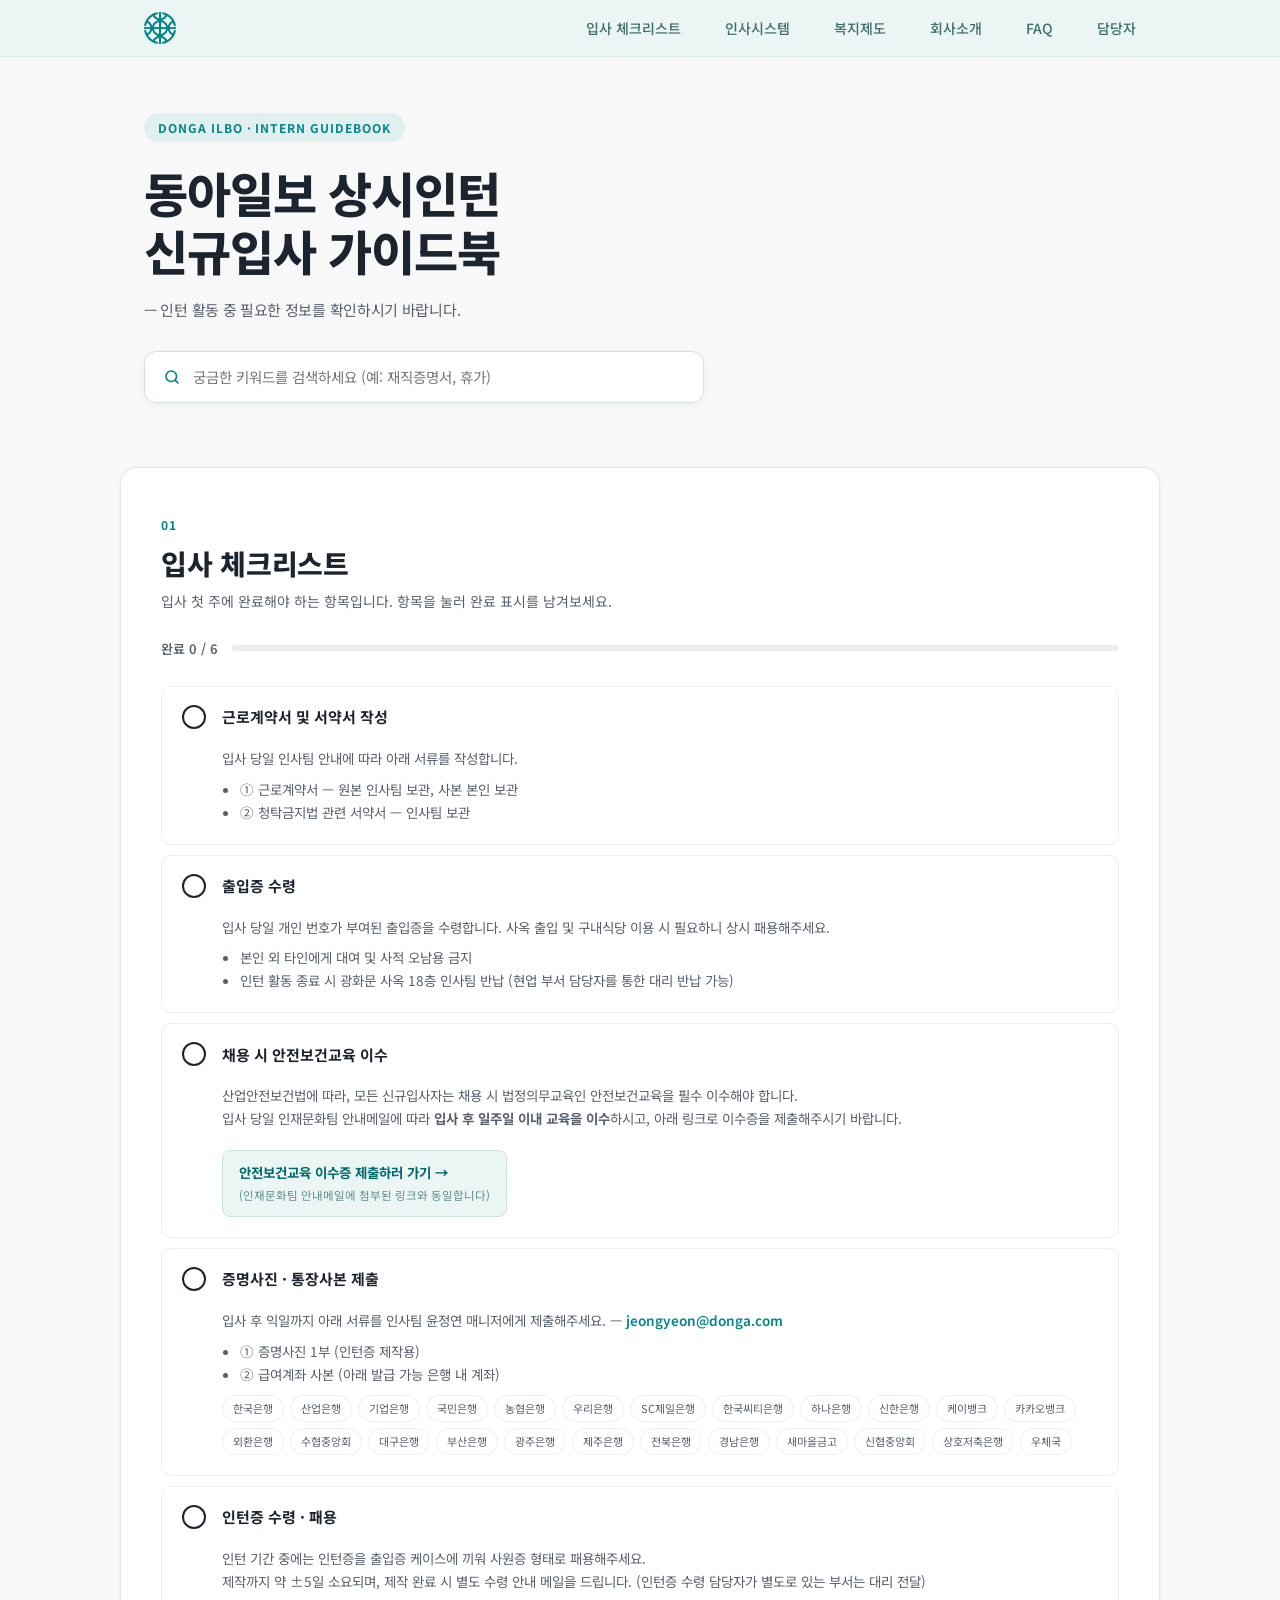
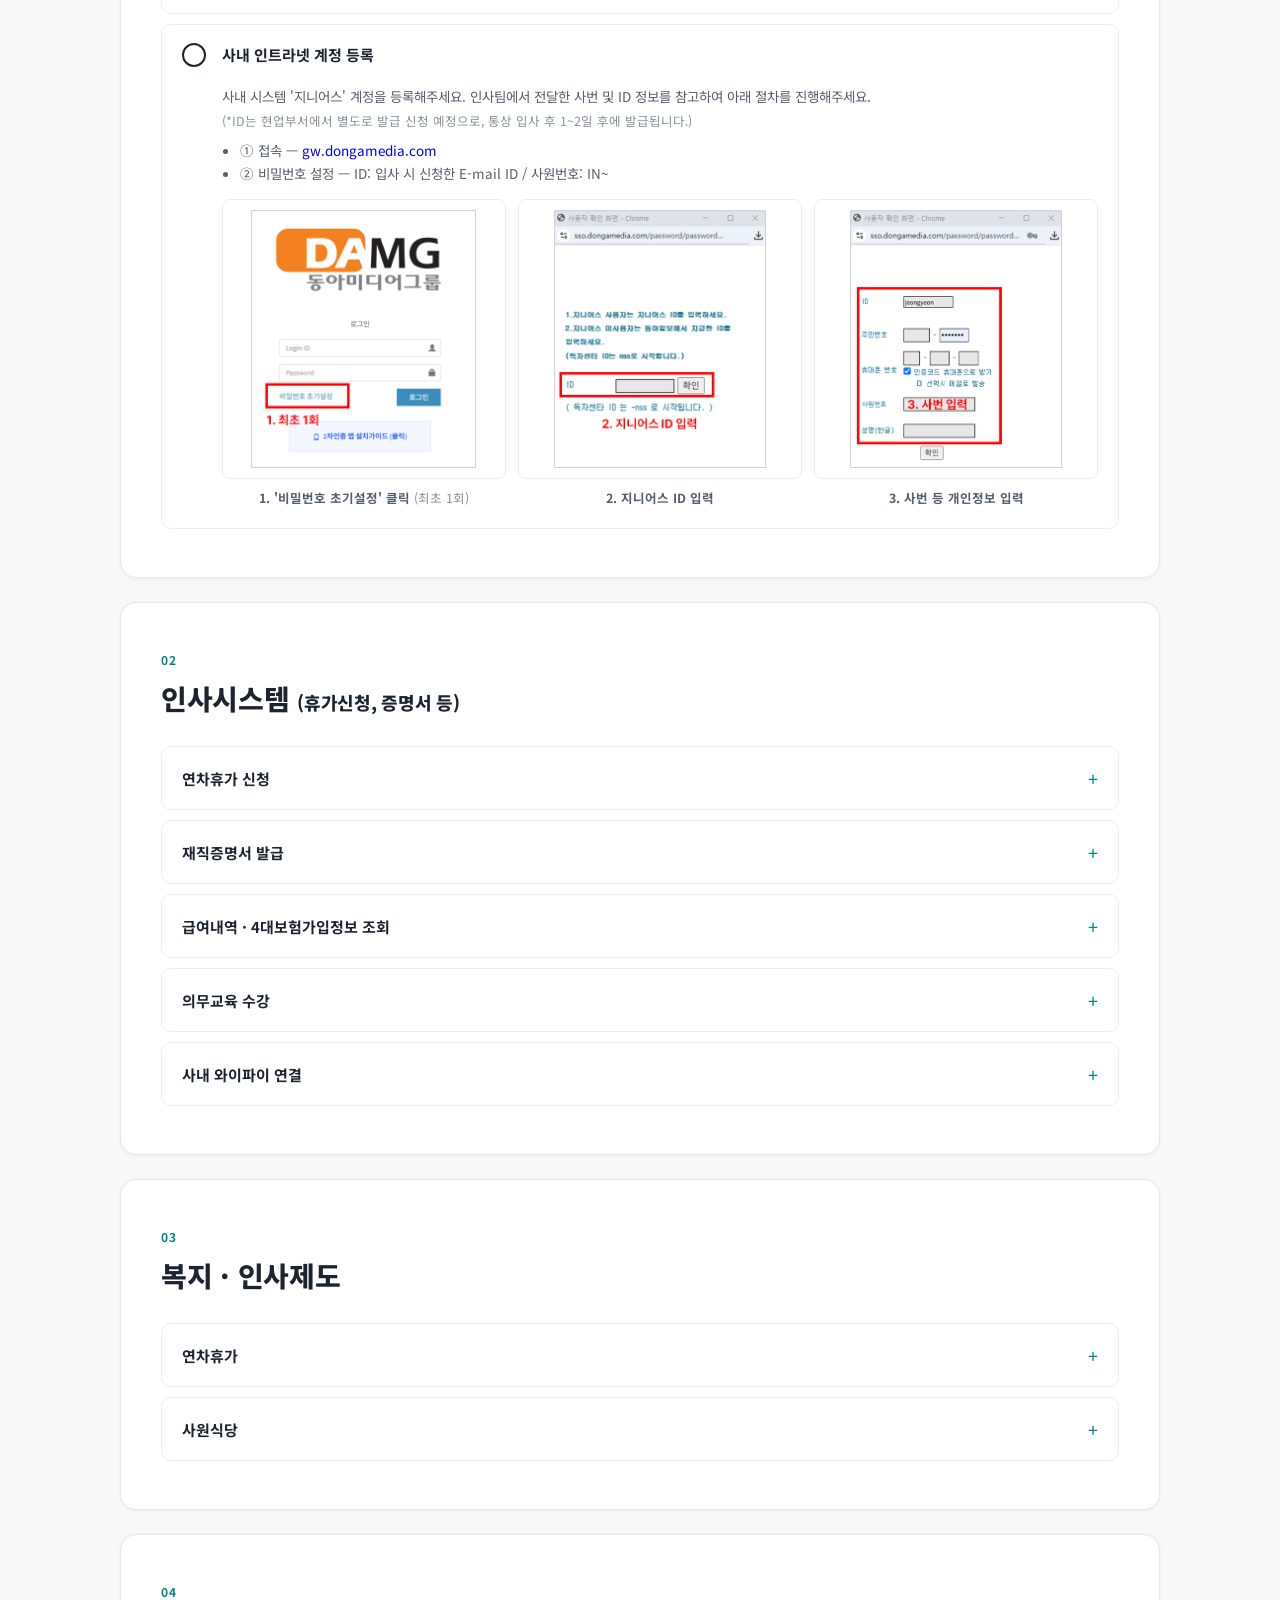
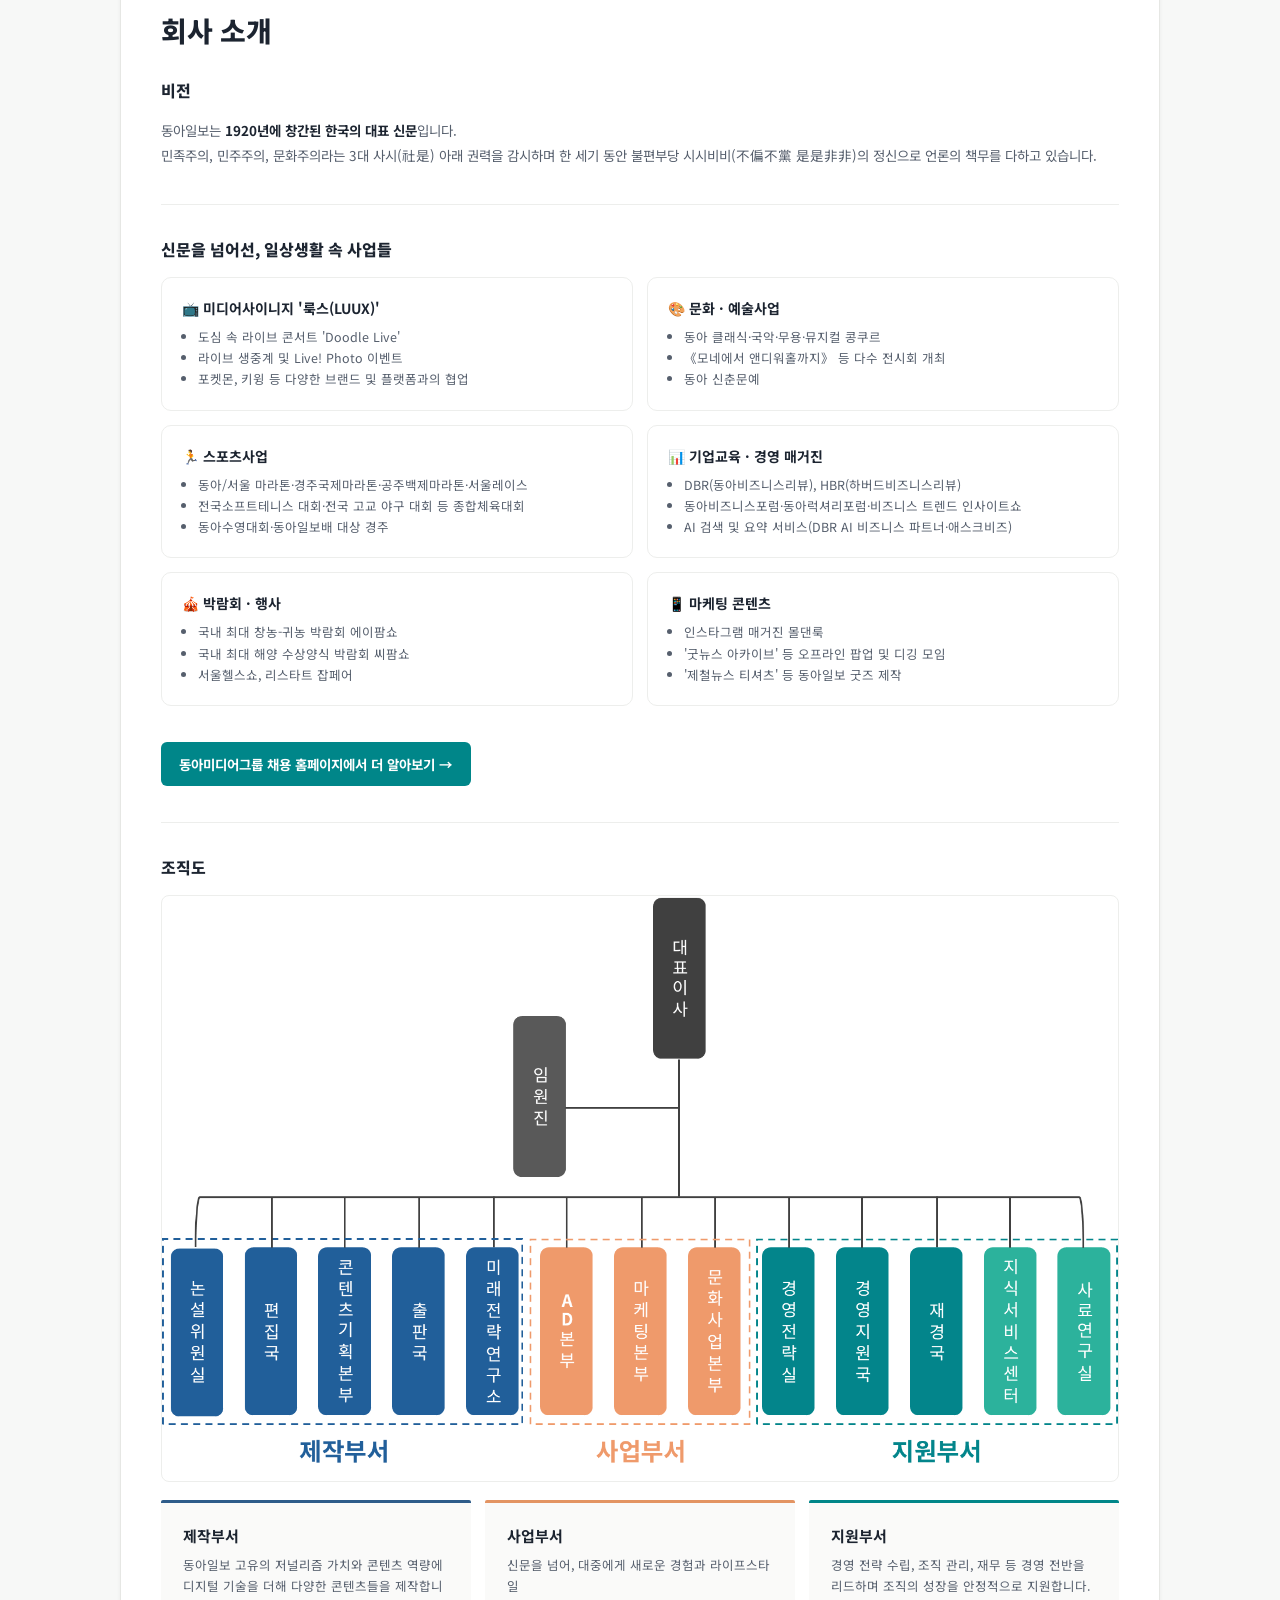
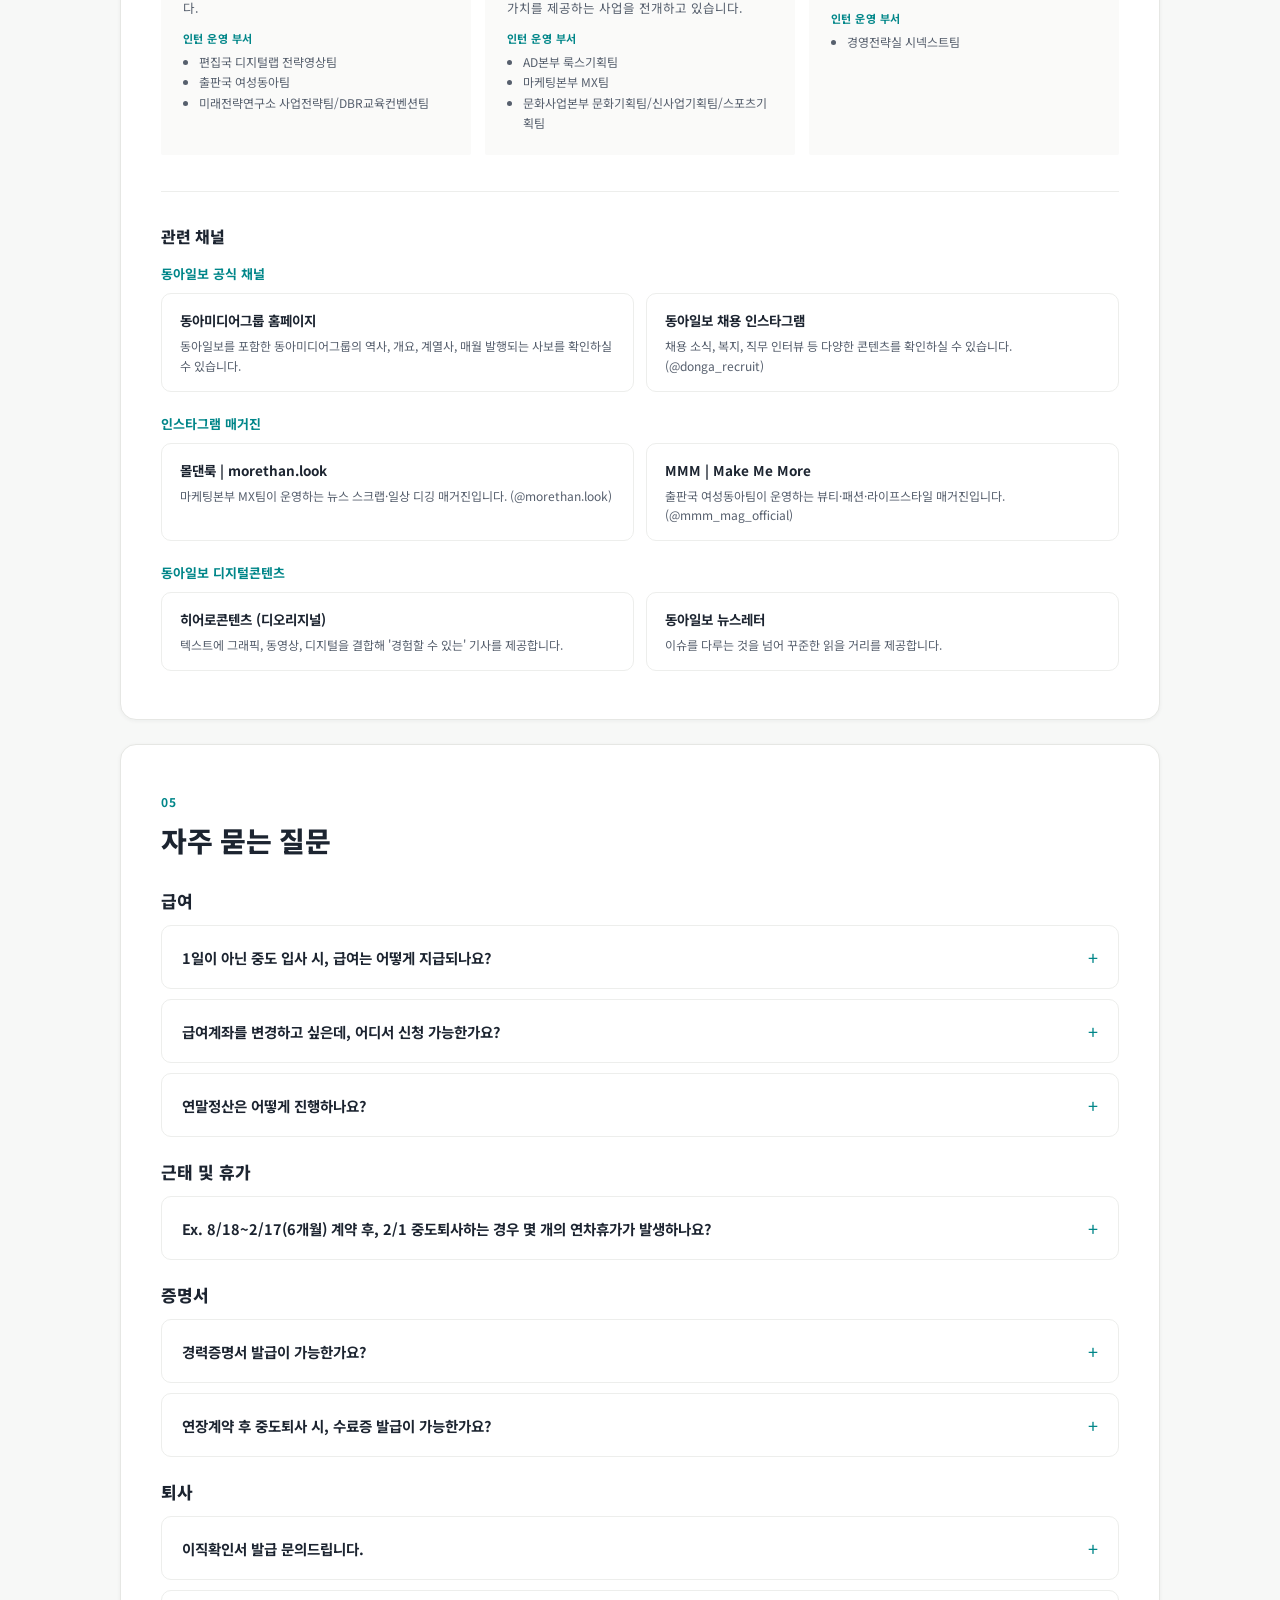
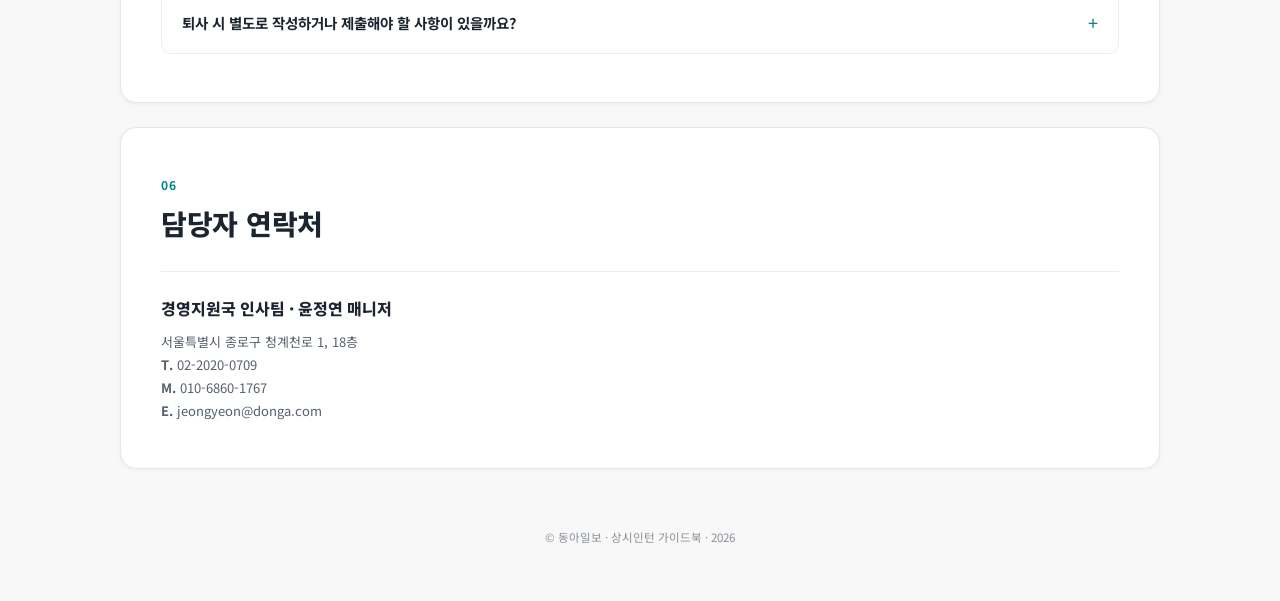
<file: index.html>
<!DOCTYPE html>
<html lang="ko">
<head>
<meta charset="utf-8">
<meta name="viewport" content="width=device-width, initial-scale=1.0">
<title>동아일보 상시인턴 가이드북</title>
<link rel="preconnect" href="https://fonts.googleapis.com">
<link rel="preconnect" href="https://fonts.gstatic.com" crossorigin>
<link href="https://fonts.googleapis.com/css2?family=Noto+Sans+KR:wght@400;500;600;700;900&display=swap" rel="stylesheet">
<link rel="stylesheet" href="styles.css">

<!-- Google tag (gtag.js) -->
<script async src="https://www.googletagmanager.com/gtag/js?id=G-4VWFRC7BCB"></script>
<script>
  window.dataLayer = window.dataLayer || [];
  function gtag(){dataLayer.push(arguments);}
  gtag('js', new Date());
  gtag('config', 'G-4VWFRC7BCB');
</script>
<!-- Google Tag Manager -->
<script>(function(w,d,s,l,i){w[l]=w[l]||[];w[l].push({'gtm.start':
new Date().getTime(),event:'gtm.js'});var f=d.getElementsByTagName(s)[0],
j=d.createElement(s),dl=l!='dataLayer'?'&l='+l:'';j.async=true;j.src=
'https://www.googletagmanager.com/gtm.js?id='+i+dl;f.parentNode.insertBefore(j,f);
})(window,document,'script','dataLayer','GTM-K58JMHST');</script>
<!-- End Google Tag Manager -->
</head>
<body>
<!-- Google Tag Manager (noscript) -->
<noscript><iframe src="https://www.googletagmanager.com/ns.html?id=GTM-K58JMHST" height="0" width="0" style="display:none;visibility:hidden"></iframe></noscript>
<!-- End Google Tag Manager (noscript) -->

<nav class="site-nav">
  <div class="nav-inner">
    <img class="nav-logo" src="images/logo.png" alt="동아일보 로고">
    <div class="nav-links">
      <a href="#checklist">입사 체크리스트</a>
      <a href="#systems">인사시스템</a>
      <a href="#welfare">복지제도</a>
      <a href="#company">회사소개</a>
      <a href="#faq">FAQ</a>
      <a href="#contact">담당자</a>
    </div>
  </div>
</nav>

<header class="hero">
  <div class="hero-badge">DONGA ILBO · INTERN GUIDEBOOK</div>
  <h1 class="hero-title">동아일보 상시인턴<br>신규입사 가이드북</h1>
  <p class="hero-subtitle">— 인턴 활동 중 필요한 정보를 확인하시기 바랍니다.</p>

  <div class="search-wrap">
    <div class="search-box">
      <svg viewBox="0 0 24 24" width="18" height="18" fill="none" class="search-icon"><circle cx="11" cy="11" r="7" stroke="#008689" stroke-width="2.2"></circle><path d="M20 20l-3.5-3.5" stroke="#008689" stroke-width="2.2" stroke-linecap="round"></path></svg>
      <input type="text" id="search-input" class="search-input" placeholder="궁금한 키워드를 검색하세요 (예: 재직증명서, 휴가)" autocomplete="off">
      <button type="button" id="search-clear" class="search-clear" aria-label="검색어 지우기" hidden>&times;</button>
    </div>
    <div id="search-panel" class="search-panel" hidden></div>
  </div>
</header>

<!-- 01 CHECKLIST -->
<section id="checklist" class="section-card">
  <div class="section-num">01</div>
  <h2 class="section-title section-title--tight">입사 체크리스트</h2>
  <p class="section-desc">입사 첫 주에 완료해야 하는 항목입니다. 항목을 눌러 완료 표시를 남겨보세요.</p>

  <div class="progress-row">
    <span class="progress-label">완료 0 / 6</span>
    <div class="progress-track">
      <div class="progress-fill"></div>
    </div>
  </div>

  <!-- item 1 -->
  <div class="check-item">
    <div class="check-header" data-search-key="c1">
      <div class="check-circle">
        <svg viewBox="0 0 24 24" width="13" height="13" fill="none"><path d="M4 12l5 5L20 6" stroke="white" stroke-width="3" stroke-linecap="round" stroke-linejoin="round"></path></svg>
      </div>
      <span class="check-label">근로계약서 및 서약서 작성</span>
    </div>
    <div class="check-body">
      <p>입사 당일 인사팀 안내에 따라 아래 서류를 작성합니다.</p>
      <ul>
        <li>① 근로계약서 — 원본 인사팀 보관, 사본 본인 보관</li>
        <li>② 청탁금지법 관련 서약서 — 인사팀 보관</li>
      </ul>
    </div>
  </div>

  <!-- item 2 -->
  <div class="check-item">
    <div class="check-header" data-search-key="c2">
      <div class="check-circle">
        <svg viewBox="0 0 24 24" width="13" height="13" fill="none"><path d="M4 12l5 5L20 6" stroke="white" stroke-width="3" stroke-linecap="round" stroke-linejoin="round"></path></svg>
      </div>
      <span class="check-label">출입증 수령</span>
    </div>
    <div class="check-body">
      <p>입사 당일 개인 번호가 부여된 출입증을 수령합니다. 사옥 출입 및 구내식당 이용 시 필요하니 상시 패용해주세요.</p>
      <ul>
        <li>본인 외 타인에게 대여 및 사적 오남용 금지</li>
        <li>인턴 활동 종료 시 광화문 사옥 18층 인사팀 반납 (현업 부서 담당자를 통한 대리 반납 가능)</li>
      </ul>
    </div>
  </div>

  <!-- item 3 -->
  <div class="check-item">
    <div class="check-header" data-search-key="c3">
      <div class="check-circle">
        <svg viewBox="0 0 24 24" width="13" height="13" fill="none"><path d="M4 12l5 5L20 6" stroke="white" stroke-width="3" stroke-linecap="round" stroke-linejoin="round"></path></svg>
      </div>
      <span class="check-label">채용 시 안전보건교육 이수</span>
    </div>
    <div class="check-body">
      <p>산업안전보건법에 따라, 모든 신규입사자는 채용 시 법정의무교육인 안전보건교육을 필수 이수해야 합니다. <br>입사 당일 인재문화팀 안내메일에 따라 <b>입사 후 일주일 이내</b> <b>교육을 이수</b>하시고, 아래 링크로 이수증을 제출해주시기 바랍니다.</p>
      <a class="submit-link" href="https://script.google.com/macros/s/AKfycbxFx4Gv-Ck5l36p1388TG9dHCzexgJlO65RVcwZ3yMXX61t63PkyiAyz7dcbK1Zhprt/exec" target="_blank" rel="noopener">
        <span>안전보건교육 이수증 제출하러 가기 →</span>
        <span class="submit-link-sub">(인재문화팀 안내메일에 첨부된 링크와 동일합니다)</span>
      </a>
    </div>
  </div>

  <!-- item 4 -->
  <div class="check-item">
    <div class="check-header" data-search-key="c4">
      <div class="check-circle">
        <svg viewBox="0 0 24 24" width="13" height="13" fill="none"><path d="M4 12l5 5L20 6" stroke="white" stroke-width="3" stroke-linecap="round" stroke-linejoin="round"></path></svg>
      </div>
      <span class="check-label">증명사진 · 통장사본 제출</span>
    </div>
    <div class="check-body">
      <p>입사 후 익일까지 아래 서류를 인사팀 윤정연 매니저에게 제출해주세요. — <span style="color:#008689;font-weight:600;">jeongyeon@donga.com</span></p>
      <ul>
        <li>① 증명사진 1부 (인턴증 제작용)</li>
        <li>② 급여계좌 사본 (아래 발급 가능 은행 내 계좌)</li>
      </ul>
      <div class="bank-tags">
        <span class="bank-tag">한국은행</span>
        <span class="bank-tag">산업은행</span>
        <span class="bank-tag">기업은행</span>
        <span class="bank-tag">국민은행</span>
        <span class="bank-tag">농협은행</span>
        <span class="bank-tag">우리은행</span>
        <span class="bank-tag">SC제일은행</span>
        <span class="bank-tag">한국씨티은행</span>
        <span class="bank-tag">하나은행</span>
        <span class="bank-tag">신한은행</span>
        <span class="bank-tag">케이뱅크</span>
        <span class="bank-tag">카카오뱅크</span>
        <span class="bank-tag">외환은행</span>
        <span class="bank-tag">수협중앙회</span>
        <span class="bank-tag">대구은행</span>
        <span class="bank-tag">부산은행</span>
        <span class="bank-tag">광주은행</span>
        <span class="bank-tag">제주은행</span>
        <span class="bank-tag">전북은행</span>
        <span class="bank-tag">경남은행</span>
        <span class="bank-tag">새마을금고</span>
        <span class="bank-tag">신협중앙회</span>
        <span class="bank-tag">상호저축은행</span>
        <span class="bank-tag">우체국</span>
      </div>
    </div>
  </div>

  <!-- item 5 -->
  <div class="check-item">
    <div class="check-header" data-search-key="c5">
      <div class="check-circle">
        <svg viewBox="0 0 24 24" width="13" height="13" fill="none"><path d="M4 12l5 5L20 6" stroke="white" stroke-width="3" stroke-linecap="round" stroke-linejoin="round"></path></svg>
      </div>
      <span class="check-label">인턴증 수령 · 패용</span>
    </div>
    <div class="check-body">
      <p>인턴 기간 중에는 인턴증을 출입증 케이스에 끼워 사원증 형태로 패용해주세요. <br>제작까지 약 ±5일 소요되며, 제작 완료 시 별도 수령 안내 메일을 드립니다. (인턴증 수령 담당자가 별도로 있는 부서는 대리 전달)</p>
    </div>
  </div>

  <!-- item 6 -->
  <div class="check-item">
    <div class="check-header" data-search-key="c6">
      <div class="check-circle">
        <svg viewBox="0 0 24 24" width="13" height="13" fill="none"><path d="M4 12l5 5L20 6" stroke="white" stroke-width="3" stroke-linecap="round" stroke-linejoin="round"></path></svg>
      </div>
      <span class="check-label">사내 인트라넷 계정 등록</span>
    </div>
    <div class="check-body">
      <p class="tight">사내 시스템 '지니어스' 계정을 등록해주세요. 인사팀에서 전달한 사번 및 ID 정보를 참고하여 아래 절차를 진행해주세요.</p>
      <p class="muted-note">(*ID는 현업부서에서 별도로 발급 신청 예정으로, 통상 입사 후 1~2일 후에 발급됩니다.)</p>
      <ul>
        <li>① 접속 — <a class="link" href="https://gw.dongamedia.com/#/" target="_blank" rel="noopener">gw.dongamedia.com</a></li>
        <li>② 비밀번호 설정 — ID: 입사 시 신청한 E-mail ID / 사원번호: IN~</li>
      </ul>
      <div class="intranet-steps">
        <div class="intranet-step">
          <div class="intranet-step-img"><img src="images/intranet-step1.png" alt="지니어스 로그인 화면 - 비밀번호 초기설정"></div>
          <div class="intranet-step-label">1. '비밀번호 초기설정' 클릭 <span class="intranet-step-note">(최초 1회)</span></div>
        </div>
        <div class="intranet-step">
          <div class="intranet-step-img"><img src="images/intranet-step2.png" alt="사용자 확인 화면 - 지니어스 ID 입력"></div>
          <div class="intranet-step-label">2. 지니어스 ID 입력</div>
        </div>
        <div class="intranet-step">
          <div class="intranet-step-img"><img src="images/intranet-step3.png" alt="사용자 확인 화면 - 사번 입력"></div>
          <div class="intranet-step-label">3. 사번 등 개인정보 입력</div>
        </div>
      </div>
    </div>
  </div>
</section>

<!-- 02 SYSTEMS -->
<section id="systems" class="section-card">
  <div class="section-num">02</div>
  <h2 class="section-title">인사시스템 <span class="section-title-note">(휴가신청, 증명서 등)</span></h2>

  <!-- s3 -->
  <div class="accordion-item">
    <div class="accordion-header" data-search-key="s3">
      <span class="accordion-title">연차휴가 신청</span>
      <span class="accordion-plus">+</span>
    </div>
    <div class="accordion-body">
      <div class="step-row"><span class="step-num">1️⃣</span><span>지니어스 접속 &gt; 좌측 메뉴바에서 [전자결재] 선택 — 🔗 <a class="link" href="https://gw.dongamedia.com/#/" target="_blank" rel="noopener">지니어스 바로가기</a></span></div>
      <img class="img-narrow" src="images/system-approval-menu.png" alt="전자결재 메뉴">
      <div class="step-row"><span class="step-num">2️⃣</span><span>[전자결재] &gt; [결재HOME] &gt; [결재작성] &gt; 좌측 검색창에 '휴가' 검색</span></div>
      <div class="step-row"><span class="step-num">3️⃣</span><span>'휴가원(인턴사원)' 신청양식 선택</span></div>
      <img src="images/system-leave-form-search.png" alt="결재작성 휴가 양식 검색 화면">
      <div class="step-row"><span class="step-num">4️⃣</span><span>결재 상신 (아래 양식 참고하여 작성)</span></div>
      <img src="images/system-leave-form.png" alt="휴가원(파견사원) 결재 양식">
      <ul>
        <li>결재 : 해당부서 팀장</li>
        <li>수신참조 : <b>인사팀 윤정연 매니저 / 본인부서</b></li>
        <li>제목 : [인턴] 홍길동 0000년 0월 0일 연차사용</li>
        <li>휴가자명 : 홍길동</li>
        <li>소속부서명 : 편집국 전략영상팀 / 출판국 여성동아팀 / 미래전략연구소 / AD본부 룩스기획팀 / 마케팅본부 MX팀 / 문화사업본부 문화기획팀·신사업기획팀·스포츠기획팀 / 경영전략실 시넥스트팀</li>
        <li>휴가종류 : 연차휴가 / 반차휴가 등 선택</li>
        <li>긴급연락처 : 개인 연락처 입력</li>
        <li>휴가기간 : 0000년 0월 0일부터 0월 0일까지 (직접 입력)</li>
        <li>비고 : 현재(상신일 기준) 누적 연차 사용일 수 작성 — 예시) 홍길동 2월 28일 기준 누적 연차 사용일 : 0.5일</li>
      </ul>
    </div>
  </div>

  <!-- s1 -->
  <div class="accordion-item">
    <div class="accordion-header" data-search-key="s1">
      <span class="accordion-title">재직증명서 발급</span>
      <span class="accordion-plus">+</span>
    </div>
    <div class="accordion-body">
      <div class="step-row"><span class="step-num">1️⃣</span><span>지니어스 접속 &gt; 좌측 메뉴바에서 [임직원업무관리] 선택 &gt; [동아일보 HR] 접속 — 🔗 <a class="link" href="https://gw.dongamedia.com/#/" target="_blank" rel="noopener">지니어스 바로가기</a></span></div>
      <img src="images/system-hr-login.png" alt="임직원업무관리 &gt; 동아일보 HR 접속 화면">
      <div class="step-row"><span class="step-num">2️⃣</span><span>좌측 메뉴바 [개인신청관리] &gt; [증명서발급신청등록] 선택</span></div>
      <div class="step-row"><span class="step-num">3️⃣</span><span>재직증명서 / 근로소득원천징수영수증 중 증명서 종류에 맞는 배너 클릭 &gt; 팝업창 내 '용도' 입력 &gt; 신청 클릭</span></div>
      <div class="step-row"><span class="step-num">4️⃣</span><span>업데이트된 신청 내역 리스트 확인 후 우측 출력 버튼 클릭 &gt; 인쇄 후 스캔</span></div>
      <div class="note-text">※ PDF 내보내기 불가 (필요 시 인쇄 후 스캔)</div>
      <img src="images/system-cert-apply.png" alt="증명서발급신청등록 화면">
      <div class="highlight-note">※ 퇴사 후 경력증명서는 인사팀 인턴 담당자에게 메일로 요청해주시기 바랍니다. — <a class="link" href="mailto:jeongyeon@donga.com">jeongyeon@donga.com</a></div>
    </div>
  </div>

  <!-- s2 -->
  <div class="accordion-item">
    <div class="accordion-header" data-search-key="s2">
      <span class="accordion-title">급여내역 · 4대보험가입정보 조회</span>
      <span class="accordion-plus">+</span>
    </div>
    <div class="accordion-body">
      <div class="sub-heading">📌 급여명세서 발급</div>
      <div class="step-row"><span class="step-num">1️⃣</span><span>지니어스 접속 &gt; [임직원업무관리] &gt; [동아일보 HR] 접속 — 🔗 <a class="link" href="https://gw.dongamedia.com/#/" target="_blank" rel="noopener">지니어스 바로가기</a></span></div>
      <div class="step-row"><span class="step-num">2️⃣</span><span>좌측 메뉴바 [대사우보고서] &gt; [급여명세서] &gt; 귀속년월에서 조회희망 일자 선택 &gt; 적용하기 클릭</span></div>
      <div class="step-row"><span class="step-num">3️⃣</span><span>업데이트된 조회 내역 리스트 확인 후 우측 조회 버튼 클릭 &gt; 인쇄 버튼 클릭 &gt; 인쇄 혹은 내보내기로 PDF 저장</span></div>
      <img src="images/system-payslip.png" alt="급여명세서 조회 화면">

      <div class="sub-heading">📌 급여내역 조회</div>
      <div class="step-row"><span class="step-num">1️⃣</span><span>지니어스 접속 &gt; [임직원업무관리] &gt; [동아일보 HR] 접속 — 🔗 <a class="link" href="https://gw.dongamedia.com/#/" target="_blank" rel="noopener">지니어스 바로가기</a></span></div>
      <div class="step-row"><span class="step-num">2️⃣</span><span>좌측 메뉴바 [대사우보고서] &gt; [급여내역] &gt; 기간에서 조회희망 일자 선택 &gt; 상단 초록색 바 우측 '조회' 클릭</span></div>
      <div class="step-row"><span class="step-num">3️⃣</span><span>각 항목별 금액 조회 가능</span></div>
      <div class="note-text">※ 당월 급여내역은 매월 급여일 전 날부터 조회 가능합니다.</div>
      <img src="images/system-pay-history.png" alt="급여내역 조회 화면">

      <div class="sub-heading">📌 4대보험가입정보 조회</div>
      <div class="step-row"><span class="step-num">1️⃣</span><span>지니어스 접속 &gt; [임직원업무관리] &gt; [동아일보 HR] 접속 — 🔗 <a class="link" href="https://gw.dongamedia.com/#/" target="_blank" rel="noopener">지니어스 바로가기</a></span></div>
      <div class="step-row"><span class="step-num">2️⃣</span><span>좌측 메뉴바 [대사우보고서] &gt; [4대보험가입정보] 클릭</span></div>
      <div class="step-row"><span class="step-num">3️⃣</span><span>각 항목별 금액 조회 가능</span></div>
      <img src="images/system-insurance.png" alt="4대보험가입정보 조회 화면">
    </div>
  </div>

  <!-- s4 -->
  <div class="accordion-item">
    <div class="accordion-header" data-search-key="s4">
      <span class="accordion-title">의무교육 수강</span>
      <span class="accordion-plus">+</span>
    </div>
    <div class="accordion-body">
      <div class="note-text">※ 청탁금지법 등 의무교육 수강 안내 문자를 수신한 경우 기한 내 반드시 수강완료 必</div>
      <div class="sub-heading">📌 사이버연수원 접속</div>
      <div class="step-row"><span>🔗 사이버연수원 [파이허브] 바로가기 — <a class="link" href="https://pihub.donga.com/login" target="_blank" rel="noopener">pihub.donga.com/login</a></span></div>
      <div class="step-row"><span>▶ 지니어스 최초 화면 &gt; 최하단까지 스크롤 다운 &gt; '파이허브' 클릭 &gt; 접속 후 수강신청 등 절차 진행</span></div>
      <img src="images/system-pihub.png" alt="파이허브 접속 화면">
    </div>
  </div>

  <!-- s5 -->
  <div class="accordion-item">
    <div class="accordion-header" data-search-key="s5">
      <span class="accordion-title">사내 와이파이 연결</span>
      <span class="accordion-plus">+</span>
    </div>
    <div class="accordion-body">
      <p>지니어스 ID 발급 완료 후, 사내 와이파이 사용 가능하오니 업무에 필요하신 분은 아래 내용 참고하시기 바랍니다.</p>
      <ul>
        <li><b>와이파이명:</b> DA-WLAN</li>
        <li><b>ID:</b> 사내 지니어스 ID (사내메일 @앞 영문 아이디)</li>
        <li><b>PW:</b> da생년월일6자리!</li>
      </ul>
    </div>
  </div>
</section>

<!-- 03 WELFARE -->
<section id="welfare" class="section-card">
  <div class="section-num">03</div>
  <h2 class="section-title">복지 · 인사제도</h2>

  <!-- w2 -->
  <div class="accordion-item">
    <div class="accordion-header" data-search-key="w2">
      <span class="accordion-title">연차휴가</span>
      <span class="accordion-plus">+</span>
    </div>
    <div class="accordion-body">
      <ul>
        <li><b>1개월 만근</b> 시 <b>1일의 유급휴가</b>가 지급됩니다.<br>(Ex. 8/18~9/17까지 1개월 간 개근 시, <b>9/18일이 되는 시점에 1일의 휴가가 발생</b>합니다. <i>※ 9/18까지 근로관계가 유지되어야 정상 지급</i>)</li>
        <li>휴가는 반차(0.5일)로 분할 사용이 가능합니다.</li>
        <li>휴가 사용 시 부서 내 일정 협의 및 팀장 보고를 완료한 후, <b>본 가이드북 내 [02.인사시스템 - 연차휴가신청]을 참고하여 결재를 상신</b>해 주시기 바랍니다.</li>
        <li>발생한 휴가는 가급적 계약기간 내에 모두 사용하시기 바랍니다.</li>
      </ul>
    </div>
  </div>

  <!-- w1 -->
  <div class="accordion-item">
    <div class="accordion-header" data-search-key="w1">
      <span class="accordion-title">사원식당</span>
      <span class="accordion-plus">+</span>
    </div>
    <div class="accordion-body">
      <div class="sub-heading">📌 위치</div>
      <ul>
        <li>광화문: 동아미디어센터 지하 1층</li>
        <li>충정로: 충정로사옥 17층</li>
      </ul>

      <div class="sub-heading">📌 배식 시간</div>
      <ul>
        <li>조식: 08:00~09:30</li>
        <li>중식: 11:30~13:30</li>
        <li>석식: 17:30~19:00</li>
        <li>간편식 &amp; 셀프라면: 8:00~19:00 상시 (*광화문: ~20:00)</li>
      </ul>
      <p>※ 토요일은 전일 배식 불가<br>※ 광화문은 신문을 제작하는 주중 공휴일 혹은 일요일 석식과 셀프라면 운영</p>

      <div class="sub-heading">📌 결제 방식</div>
      <ul>
        <li>카드 리더기에 사원증 접촉</li>
        <li>무료 지원 (부서에 따라 월 24회 / 30회 지원)</li>
      </ul>

      <div class="sub-heading">📌 식단표</div>
      <ul>
        <li>주 1회 업데이트</li>
        <li>[지니어스] &gt; [게시판] &gt; [DAMG 게시판] &gt; [사원식당안내]에서 확인 가능</li>
      </ul>
    </div>
  </div>
</section>

<!-- 04 COMPANY -->
<section id="company" class="section-card">
  <div class="section-num">04</div>
  <h2 class="section-title">회사 소개</h2>

  <div class="company-block">
    <div class="company-heading">비전</div>
    <p class="vision-text">동아일보는 <b>1920년에 창간된 한국의 대표 신문</b>입니다. <br>민족주의, 민주주의, 문화주의라는 3대 사시(社是) 아래 권력을 감시하며 한 세기 동안 불편부당 시시비비(不偏不黨 是是非非)의 정신으로 언론의 책무를 다하고 있습니다.</p>
  </div>

  <div class="company-block company-block--divider">
    <div class="company-heading">신문을 넘어선, 일상생활 속 사업들</div>
    <div class="business-grid">
      <div class="business-card">
        <div class="business-card-title">📺 미디어사이니지 '룩스(LUUX)'</div>
        <ul>
          <li>도심 속 라이브 콘서트 'Doodle Live'</li>
          <li>라이브 생중계 및 Live! Photo 이벤트</li>
          <li>포켓몬, 키윙 등 다양한 브랜드 및 플랫폼과의 협업</li>
        </ul>
      </div>
      <div class="business-card">
        <div class="business-card-title">🎨 문화 · 예술사업</div>
        <ul>
          <li>동아 클래식·국악·무용·뮤지컬 콩쿠르</li>
          <li>《모네에서 앤디워홀까지》 등 다수 전시회 개최</li>
          <li>동아 신춘문예</li>
        </ul>
      </div>
      <div class="business-card">
        <div class="business-card-title">🏃 스포츠사업</div>
        <ul>
          <li>동아/서울 마라톤·경주국제마라톤·공주백제마라톤·서울레이스</li>
          <li>전국소프트테니스 대회·전국 고교 야구 대회 등 종합체육대회</li>
          <li>동아수영대회·동아일보배 대상 경주</li>
        </ul>
      </div>
      <div class="business-card">
        <div class="business-card-title">📊 기업교육 · 경영 매거진</div>
        <ul>
          <li>DBR(동아비즈니스리뷰), HBR(하버드비즈니스리뷰)</li>
          <li>동아비즈니스포럼·동아럭셔리포럼·비즈니스 트렌드 인사이트쇼</li>
          <li>AI 검색 및 요약 서비스(DBR AI 비즈니스 파트너·애스크비즈)</li>
        </ul>
      </div>
      <div class="business-card">
        <div class="business-card-title">🎪 박람회 · 행사</div>
        <ul>
          <li>국내 최대 창농-귀농 박람회 에이팜쇼</li>
          <li>국내 최대 해양 수상양식 박람회 씨팜쇼</li>
          <li>서울헬스쇼, 리스타트 잡페어</li>
        </ul>
      </div>
      <div class="business-card">
        <div class="business-card-title">📱 마케팅 콘텐츠</div>
        <ul>
          <li>인스타그램 매거진 몰댄룩</li>
          <li>'굿뉴스 아카이브' 등 오프라인 팝업 및 디깅 모임</li>
          <li>'제철뉴스 티셔츠' 등 동아일보 굿즈 제작</li>
        </ul>
      </div>
    </div>
  </div>

  <div class="company-block">
    <a class="recruit-link" href="https://damg.recruiter.co.kr/career/home" target="_blank" rel="noopener">동아미디어그룹 채용 홈페이지에서 더 알아보기 →</a>
  </div>

  <div class="company-block company-block--divider">
    <div class="company-heading">조직도</div>
    <img class="org-chart-img" src="images/company-org-chart.png" alt="동아미디어그룹 조직도">
    <div class="org-grid">
      <div class="org-card org-card--blue">
        <div class="org-title">제작부서</div>
        <div class="org-desc">동아일보 고유의 저널리즘 가치와 콘텐츠 역량에 <br>디지털 기술을 더해 다양한 콘텐츠들을 제작합니다.</div>
        <div class="org-dept-label">인턴 운영 부서</div>
        <ul class="org-dept-list">
          <li>편집국 디지털랩 전략영상팀</li>
          <li>출판국 여성동아팀</li>
          <li>미래전략연구소 사업전략팀/DBR교육컨벤션팀</li>
        </ul>
      </div>
      <div class="org-card org-card--orange">
        <div class="org-title">사업부서</div>
        <div class="org-desc">신문을 넘어, 대중에게 새로운 경험과 라이프스타일 <br>가치를 제공하는 사업을 전개하고 있습니다.</div>
        <div class="org-dept-label">인턴 운영 부서</div>
        <ul class="org-dept-list">
          <li>AD본부 룩스기획팀</li>
          <li>마케팅본부 MX팀</li>
          <li>문화사업본부 문화기획팀/신사업기획팀/스포츠기획팀</li>
        </ul>
      </div>
      <div class="org-card">
        <div class="org-title">지원부서</div>
        <div class="org-desc">경영 전략 수립, 조직 관리, 재무 등 경영 전반을 <br>리드하며 조직의 성장을 안정적으로 지원합니다.</div>
        <div class="org-dept-label">인턴 운영 부서</div>
        <ul class="org-dept-list">
          <li>경영전략실 시넥스트팀</li>
        </ul>
      </div>
    </div>
  </div>

  <div class="company-block--divider" style="margin-bottom:0;">
    <div class="company-heading">관련 채널</div>

    <div class="channel-group-title">동아일보 공식 채널</div>
    <div class="channel-grid">
      <a class="channel-card" href="https://web.donga.com/damg" target="_blank" rel="noopener">
        <div class="channel-card-title">동아미디어그룹 홈페이지</div>
        <div class="channel-card-desc">동아일보를 포함한 동아미디어그룹의 역사, 개요, 계열사, 매월 발행되는 사보를 확인하실 수 있습니다.</div>
      </a>
      <a class="channel-card" href="https://www.instagram.com/donga_recruit" target="_blank" rel="noopener">
        <div class="channel-card-title">동아일보 채용 인스타그램</div>
        <div class="channel-card-desc">채용 소식, 복지, 직무 인터뷰 등 다양한 콘텐츠를 확인하실 수 있습니다. (@donga_recruit)</div>
      </a>
    </div>

    <div class="channel-group-title">인스타그램 매거진</div>
    <div class="channel-grid">
      <a class="channel-card" href="https://www.instagram.com/morethan.look" target="_blank" rel="noopener">
        <div class="channel-card-title">몰댄룩 | morethan.look</div>
        <div class="channel-card-desc">마케팅본부 MX팀이 운영하는 뉴스 스크랩·일상 디깅 매거진입니다. (@morethan.look)</div>
      </a>
      <a class="channel-card" href="https://www.instagram.com/mmm_mag_official" target="_blank" rel="noopener">
        <div class="channel-card-title">MMM | Make Me More</div>
        <div class="channel-card-desc">출판국 여성동아팀이 운영하는 뷰티·패션·라이프스타일 매거진입니다. (@mmm_mag_official)</div>
      </a>
    </div>

    <div class="channel-group-title">동아일보 디지털콘텐츠</div>
    <div class="channel-grid">
      <a class="channel-card" href="https://original.donga.com/" target="_blank" rel="noopener">
        <div class="channel-card-title">히어로콘텐츠 (디오리지널)</div>
        <div class="channel-card-desc">텍스트에 그래픽, 동영상, 디지털을 결합해 '경험할 수 있는' 기사를 제공합니다.</div>
      </a>
      <a class="channel-card" href="https://www.donga.com/news/Newsletter" target="_blank" rel="noopener">
        <div class="channel-card-title">동아일보 뉴스레터</div>
        <div class="channel-card-desc">이슈를 다루는 것을 넘어 꾸준한 읽을 거리를 제공합니다.</div>
      </a>
    </div>
  </div>
</section>

<!-- 05 FAQ -->
<section id="faq" class="section-card">
  <div class="section-num">05</div>
  <h2 class="section-title">자주 묻는 질문</h2>

  <div class="faq-category">급여</div>

  <div class="accordion-item faq-item">
    <div class="accordion-header" data-search-key="f1">
      <span class="accordion-title">1일이 아닌 중도 입사 시, 급여는 어떻게 지급되나요?</span>
      <span class="accordion-plus">+</span>
    </div>
    <div class="accordion-body">
      <ul>
        <li>근무일수를 기준으로 일할 계산되어 월 말일자에 지급됩니다.</li>
        <li>20일 이후 입사하는 경우, 내부 급여 지급 프로세스를 고려하여 해당 월 급여는 다음 월에 지급됩니다.</li>
      </ul>
    </div>
  </div>

  <div class="accordion-item faq-item">
    <div class="accordion-header" data-search-key="f2">
      <span class="accordion-title">급여계좌를 변경하고 싶은데, 어디서 신청 가능한가요?</span>
      <span class="accordion-plus">+</span>
    </div>
    <div class="accordion-body">
      <ul>
        <li>인사팀 인턴 담당자에게 변경하고자 하는 급여계좌 사본을 제출해주시면 됩니다. ㅡ <b>jeongyeon@donga.com</b><br>(*당월 급여 반영을 원할 시, 정기 급여일 10일 전까지 제출해주시기 바랍니다.)</li>
      </ul>
    </div>
  </div>

  <div class="accordion-item faq-item">
    <div class="accordion-header" data-search-key="f3">
      <span class="accordion-title">연말정산은 어떻게 진행하나요?</span>
      <span class="accordion-plus">+</span>
    </div>
    <div class="accordion-body">
      <ul>
        <li>상시인턴의 연말정산은 통상 1월 중 <b>인사팀에서 일괄 처리</b>하며, 소득세 정산분은 2월 급여에 반영되어 환급될 예정입니다.<br>인턴 입사 전 해당 연도에 타 근무처에서 근로소득이 발생하지 않은 경우, 별도로 제출해야 할 서류는 없습니다.</li>
        <li>아울러, 추후 재취업 후 연말정산 진행 시 '전직장 근로소득원천징수영수증'이 필요한 경우, 인사팀에 요청해주시면 발급 가능하오니 참고하시기 바랍니다.</li>
      </ul>
    </div>
  </div>

  <div class="faq-category">근태 및 휴가</div>

  <div class="accordion-item faq-item">
    <div class="accordion-header" data-search-key="f4">
      <span class="accordion-title">Ex. 8/18~2/17(6개월) 계약 후, 2/1 중도퇴사하는 경우 몇 개의 연차휴가가 발생하나요?</span>
      <span class="accordion-plus">+</span>
    </div>
    <div class="accordion-body">
      <ul>
        <li>기존 계약기간과 동일하게 총 5개가 발생합니다.</li>
        <li>연차휴가는 1개월 만근 후 그 다음 날 발생합니다. (단, 발생일 당일까지 근로관계가 존속되어야 사용 가능합니다.) <br>해당 근로자는 1/17일까지 5개월 만근하였으므로, 1/18일에 5번째 연차가 정상 발생하여 총 5개가 됩니다.</li>
      </ul>
    </div>
  </div>

  <div class="faq-category">증명서</div>

  <div class="accordion-item faq-item">
    <div class="accordion-header" data-search-key="f5">
      <span class="accordion-title">경력증명서 발급이 가능한가요?</span>
      <span class="accordion-plus">+</span>
    </div>
    <div class="accordion-body">
      <ul>
        <li>인턴 활동 중 재직증명서는 [동아일보HR] 시스템에서 직접 출력하실 수 있습니다. (*가이드북 &gt; [인사시스템] &gt; [재직증명서 발급] 참고)</li>
        <li>퇴사 후 경력증명서가 필요하실 경우, 인사팀 인턴 담당자에게 요청해주시기 바랍니다. ㅡ <b>jeongyeon@donga.com</b></li>
      </ul>
    </div>
  </div>

  <div class="accordion-item faq-item">
    <div class="accordion-header" data-search-key="f6">
      <span class="accordion-title">연장계약 후 중도퇴사 시, 수료증 발급이 가능한가요?</span>
      <span class="accordion-plus">+</span>
    </div>
    <div class="accordion-body">
      <ul>
        <li>현재 동아일보는 약정된 인턴십 계약 기간을 성실히 수료하신 분들을 대상으로 상장 형태의 실물 수료증을 별도로 발급해 드리고 있습니다. <br><b>최초 계약기간을 충족하셨다면, 연장 계약기간 중 중도퇴사하더라도 수료증 발급이 가능합니다.</b></li>
        <li>단, 최초 계약기간을 채우지 못하고 중도퇴사하는 경우 수료증 발급은 불가합니다. 다만, 근무한 기간에 대한 경력증명서는 정상 발급됩니다.</li>
      </ul>
    </div>
  </div>

  <div class="faq-category">퇴사</div>

  <div class="accordion-item faq-item">
    <div class="accordion-header" data-search-key="f7">
      <span class="accordion-title">이직확인서 발급 문의드립니다.</span>
      <span class="accordion-plus">+</span>
    </div>
    <div class="accordion-body">
      <ul>
        <li>상시인턴은 퇴직 시에 인사팀에서 일괄적으로 이직확인서를 작성하여 접수해드리고 있으니 별도로 인사팀에 요청하지 않으셔도 됩니다.</li>
        <li>이직확인서는 접수 후 처리 완료까지 약 2일 정도 소요되오니, 고용24 홈페이지에서 내역 조회 시 참고하시기 바랍니다.</li>
      </ul>
    </div>
  </div>

  <div class="accordion-item faq-item">
    <div class="accordion-header" data-search-key="f8">
      <span class="accordion-title">퇴사 시 별도로 작성하거나 제출해야 할 사항이 있을까요?</span>
      <span class="accordion-plus">+</span>
    </div>
    <div class="accordion-body">
      <ul>
        <li>별도로 제출해야 할 서류는 없으며, 사용하신 <b>출입증만 인사팀으로 반납</b>해주시기 바랍니다. (현업 담당자를 통한 대리반납 가능)</li>
        <li>중도퇴사자의 경우, 별도 안내에 따라 '상시인턴 사직서'를 추가로 작성하여 인사팀에 제출해주시면 됩니다.</li>
      </ul>
    </div>
  </div>
</section>

<!-- 06 CONTACT -->
<section id="contact" class="section-card">
  <div class="section-num">06</div>
  <h2 class="section-title">담당자 연락처</h2>
  <div class="contact-block">
    <div class="contact-name">경영지원국 인사팀 · 윤정연 매니저</div>
    <div class="contact-line">서울특별시 종로구 청계천로 1, 18층</div>
    <div class="contact-line"><b>T.</b> 02-2020-0709</div>
    <div class="contact-line"><b>M.</b> 010-6860-1767</div>
    <div class="contact-line"><b>E.</b> jeongyeon@donga.com</div>
  </div>
</section>

<footer class="site-footer">
  © 동아일보 · 상시인턴 가이드북 · 2026
</footer>

<script src="script.js"></script>
</body>
</html>
</file>
<file: styles.css>
:root {
  --teal: #008689;
  --teal-dark: #3D6E6C;
  --nav-bg: #EAF5F4;
  --nav-border: #D6EAE8;
  --badge-bg: #E1F0EF;
  --page-bg: #F7F8F7;
  --text-primary: #1C2430;
  --text-secondary: #565F6D;
  --text-muted: #8A9199;
  --border-light: #EDEEEC;
  --card-border: #E6E7E4;
  --card-shadow: 0 1px 4px rgba(28, 36, 48, 0.05);
}

* {
  box-sizing: border-box;
}

html {
  scroll-behavior: smooth;
}

body {
  margin: 0;
  font-family: 'Noto Sans KR', sans-serif;
  -webkit-font-smoothing: antialiased;
  background: var(--page-bg);
  color: var(--text-primary);
}

a {
  text-decoration: none;
}

ul {
  margin: 0;
}

img {
  max-width: 100%;
  display: block;
}

/* ---------- Nav ---------- */

.site-nav {
  position: sticky;
  top: 0;
  z-index: 50;
  background: var(--nav-bg);
  backdrop-filter: blur(6px);
  border-bottom: 1px solid var(--nav-border);
}

.nav-inner {
  max-width: 1040px;
  margin: 0 auto;
  display: flex;
  align-items: center;
  justify-content: space-between;
  gap: 24px;
  padding: 0 24px;
  height: 56px;
}

.nav-logo {
  height: 32px;
  width: 32px;
  flex-shrink: 0;
}

.nav-links {
  display: flex;
  align-items: center;
  gap: 44px;
  overflow-x: auto;
}

.nav-links a {
  font-size: 14px;
  font-weight: 500;
  color: var(--teal-dark);
  white-space: nowrap;
}

/* ---------- Hero ---------- */

.hero {
  max-width: 1040px;
  margin: 0 auto;
  padding: 56px 24px 40px;
}

.hero-badge {
  display: inline-block;
  font-size: 12px;
  font-weight: 700;
  letter-spacing: 0.08em;
  color: var(--teal);
  background: var(--badge-bg);
  padding: 6px 14px;
  border-radius: 100px;
  margin-bottom: 22px;
}

.hero-title {
  font-size: clamp(32px, 5vw, 48px);
  font-weight: 800;
  letter-spacing: -0.02em;
  line-height: 1.2;
  margin: 0 0 18px;
}

.hero-subtitle {
  font-size: 15px;
  color: var(--text-secondary);
  line-height: 1.7;
  letter-spacing: -0.02em;
  max-width: 520px;
  margin: 0;
}

/* ---------- Search ---------- */

.search-wrap {
  position: relative;
  max-width: 560px;
  margin-top: 28px;
}

.search-box {
  display: flex;
  align-items: center;
  gap: 10px;
  height: 52px;
  padding: 0 18px;
  background: #FFFFFF;
  border: 1.5px solid #CFE3E2;
  border-radius: 12px;
  box-shadow: 0 2px 8px rgba(28, 36, 48, 0.04);
}

.search-icon {
  flex-shrink: 0;
}

.search-input {
  flex: 1;
  min-width: 0;
  border: none;
  outline: none;
  background: transparent;
  font-family: inherit;
  font-size: 14.5px;
  color: var(--text-primary);
}

.search-clear {
  border: none;
  background: var(--border-light);
  color: var(--text-secondary);
  width: 22px;
  height: 22px;
  border-radius: 50%;
  font-size: 13px;
  line-height: 22px;
  padding: 0;
  cursor: pointer;
  flex-shrink: 0;
}

.search-panel {
  position: absolute;
  left: 0;
  right: 0;
  top: 58px;
  z-index: 40;
  background: #FFFFFF;
  border: 1px solid var(--card-border);
  border-radius: 12px;
  box-shadow: 0 12px 32px rgba(28, 36, 48, 0.12);
  max-height: 380px;
  overflow-y: auto;
  padding: 6px;
}

.search-panel[hidden] {
  display: none;
}

.search-count {
  font-size: 11.5px;
  color: var(--text-muted);
  padding: 8px 12px 6px;
}

.search-result {
  display: flex;
  flex-direction: column;
  gap: 3px;
  padding: 10px 12px;
  border-radius: 8px;
  cursor: pointer;
}

.search-result:hover,
.search-result.is-active {
  background: var(--nav-bg);
}

.search-result-section {
  font-size: 11px;
  font-weight: 700;
  color: var(--teal);
}

.search-result-title {
  font-size: 14px;
  font-weight: 700;
  color: var(--text-primary);
}

.search-result-snippet {
  font-size: 12.5px;
  color: var(--text-secondary);
  line-height: 1.6;
}

.search-result-snippet mark {
  background: #CFEDEB;
  color: var(--text-primary);
  padding: 0 2px;
  border-radius: 3px;
}

.search-empty {
  padding: 20px 12px;
  font-size: 13px;
  color: var(--text-muted);
  text-align: center;
}

@keyframes search-target-flash {
  0% { box-shadow: 0 0 0 3px rgba(0, 134, 137, 0.5); }
  100% { box-shadow: 0 0 0 3px rgba(0, 134, 137, 0); }
}

.search-target-flash {
  animation: search-target-flash 2s ease-out;
}

/* ---------- Section shell ---------- */

.section-card {
  max-width: 1040px;
  margin: 24px auto;
  padding: 48px 40px;
  background: #FFFFFF;
  border: 1px solid var(--card-border);
  border-radius: 16px;
  box-shadow: var(--card-shadow);
}

.section-num {
  font-size: 12px;
  font-weight: 700;
  letter-spacing: 0.08em;
  color: var(--teal);
  margin-bottom: 10px;
}

.section-title {
  font-size: 28px;
  font-weight: 800;
  letter-spacing: -0.01em;
  margin: 0 0 28px;
}

.section-title--tight {
  margin-bottom: 8px;
}

.section-title-note {
  font-size: 18px;
  font-weight: 800;
  color: var(--text-primary);
}

.section-desc {
  font-size: 14px;
  color: var(--text-secondary);
  margin: 0 0 28px;
}

/* ---------- 01 Checklist ---------- */

.progress-row {
  display: flex;
  align-items: center;
  gap: 14px;
  margin-bottom: 28px;
}

.progress-label {
  font-size: 13px;
  font-weight: 600;
  color: var(--text-secondary);
  white-space: nowrap;
}

.progress-track {
  flex: 1;
  height: 6px;
  background: #EDEEEC;
  border-radius: 3px;
  overflow: hidden;
}

.progress-fill {
  height: 100%;
  background: var(--teal);
  transition: width 0.4s ease;
  width: 0%;
}

.check-item {
  border: 1px solid var(--border-light);
  border-radius: 10px;
  margin-bottom: 10px;
  overflow: hidden;
}

.check-item:last-child {
  margin-bottom: 0;
}

.check-header {
  display: flex;
  align-items: center;
  gap: 16px;
  padding: 18px 20px;
  cursor: pointer;
}

.check-circle {
  width: 24px;
  height: 24px;
  flex-shrink: 0;
  border-radius: 50%;
  border: 2px solid var(--text-primary);
  background: transparent;
  display: flex;
  align-items: center;
  justify-content: center;
  transition: background 0.15s ease, border-color 0.15s ease;
}

.check-item.is-done .check-circle {
  border-color: var(--teal);
  background: var(--teal);
}

.check-circle svg {
  display: none;
}

.check-item.is-done .check-circle svg {
  display: block;
}

.check-label {
  font-weight: 700;
  font-size: 15px;
  flex: 1;
  color: var(--text-primary);
  transition: color 0.15s ease;
}

.check-item.is-done .check-label {
  color: var(--text-muted);
  text-decoration: line-through;
}

.check-body {
  padding: 0 20px 20px 60px;
  font-size: 13.5px;
  color: var(--text-secondary);
  line-height: 1.7;
}

.check-body p {
  margin: 0 0 8px;
}

.check-body p:last-child {
  margin-bottom: 0;
}

.check-body p.tight {
  margin-bottom: 2px;
}

.check-body p.muted-note {
  font-size: 12.5px;
  color: var(--text-muted);
}

.submit-link {
  display: inline-flex;
  flex-direction: column;
  align-items: flex-start;
  gap: 2px;
  margin-top: 12px;
  background: var(--nav-bg);
  color: #00696B;
  border: 1px solid #CFE3E2;
  font-weight: 700;
  font-size: 13.5px;
  padding: 10px 16px;
  border-radius: 8px;
}

.submit-link-sub {
  font-size: 11.5px;
  font-weight: 400;
  color: #5E8E8C;
}

.check-body ul {
  margin: 0;
  padding-left: 18px;
}

.check-body img {
  width: 100%;
  border: 1px solid var(--border-light);
  border-radius: 6px;
  margin-top: 12px;
}

.intranet-steps {
  display: grid;
  grid-template-columns: repeat(auto-fit, minmax(180px, 1fr));
  gap: 12px;
  margin-top: 14px;
}

.intranet-step {
  display: flex;
  flex-direction: column;
  gap: 8px;
}

.intranet-step-img {
  height: 280px;
  box-sizing: border-box;
  background: #FFFFFF;
  border: 1px solid var(--border-light);
  border-radius: 8px;
  padding: 10px;
  display: flex;
  align-items: center;
  justify-content: center;
  overflow: hidden;
}

.intranet-step-img img {
  width: 100%;
  height: 100%;
  object-fit: contain;
  margin-top: 0;
  border: none;
}

.intranet-step-label {
  font-size: 12.5px;
  font-weight: 700;
  color: var(--text-secondary);
  text-align: center;
}

.intranet-step-note {
  font-weight: 400;
  color: var(--text-muted);
}

.bank-tags {
  display: flex;
  flex-wrap: wrap;
  gap: 6px;
  margin-top: 10px;
}

.bank-tag {
  font-size: 11px;
  border: 1px solid var(--border-light);
  padding: 3px 10px;
  border-radius: 100px;
  color: var(--text-secondary);
}

/* ---------- Accordions (systems / welfare / faq) ---------- */

.accordion-item {
  border: 1px solid var(--border-light);
  border-radius: 10px;
  margin-bottom: 10px;
  overflow: hidden;
}

.accordion-item:last-child {
  margin-bottom: 0;
}

.accordion-header {
  display: flex;
  align-items: center;
  justify-content: space-between;
  padding: 18px 20px;
  cursor: pointer;
}

.accordion-title {
  font-weight: 700;
  font-size: 15px;
}

.accordion-plus {
  font-size: 18px;
  color: var(--teal);
  transition: transform 0.2s ease;
  transform: rotate(0deg);
}

.accordion-item.is-open .accordion-plus {
  transform: rotate(45deg);
}

.accordion-body {
  display: none;
  padding: 0 20px 20px;
  font-size: 13.5px;
  color: var(--text-secondary);
  line-height: 1.9;
}

.accordion-item.is-open .accordion-body {
  display: block;
}

.accordion-body img {
  width: 100%;
  border: 1px solid var(--border-light);
  border-radius: 6px;
  margin: 6px 0 12px;
}

.accordion-body img:last-child {
  margin-top: 0;
  margin-bottom: 0;
}

.accordion-body img.img-narrow {
  max-width: 420px;
}

.sub-heading {
  font-weight: 700;
  color: var(--text-primary);
  margin: 0 0 8px;
}

.step-row {
  display: flex;
  gap: 10px;
  margin-bottom: 6px;
}

.step-row .step-num {
  color: var(--teal);
  font-weight: 700;
}

.note-text {
  font-size: 12px;
  color: var(--text-muted);
  margin-bottom: 10px;
}

.highlight-note {
  font-size: 12.5px;
  color: var(--text-secondary);
  background: var(--nav-bg);
  border-radius: 8px;
  padding: 10px 14px;
  margin-top: 14px;
}

.accordion-body .link {
  color: var(--teal);
  font-weight: 600;
}

.accordion-body ul {
  padding-left: 18px;
  margin: 0 0 10px;
}

.accordion-body ul:last-child {
  margin-bottom: 0;
}

.accordion-body ul li {
  margin-bottom: 6px;
}

.accordion-body ul li:last-child {
  margin-bottom: 0;
}

.accordion-body p {
  margin: 0 0 12px;
}

.accordion-body p:last-child {
  margin-bottom: 0;
}

/* ---------- 04 Company ---------- */

.company-block {
  margin-bottom: 36px;
}

.company-block--divider {
  border-top: 1px solid var(--border-light);
  padding-top: 32px;
}

.company-block:last-child {
  margin-bottom: 0;
}

.company-heading {
  font-weight: 800;
  font-size: 16px;
  margin-bottom: 16px;
}

.vision-text {
  font-size: 13.5px;
  color: var(--text-secondary);
  line-height: 1.85;
  margin: 0;
}

.vision-text b {
  font-weight: 700;
  color: var(--text-primary);
}

.business-grid {
  display: grid;
  grid-template-columns: repeat(2, 1fr);
  gap: 14px;
}

.business-card {
  border: 1px solid var(--border-light);
  border-radius: 10px;
  padding: 20px;
}

.business-card-title {
  font-weight: 700;
  font-size: 14px;
  margin-bottom: 8px;
}

.business-card ul {
  padding-left: 16px;
  font-size: 12.5px;
  color: var(--text-secondary);
  line-height: 1.7;
}

.recruit-link {
  display: inline-block;
  background: var(--teal);
  color: #FFFFFF;
  font-weight: 700;
  font-size: 13.5px;
  padding: 12px 18px;
  border-radius: 6px;
}

.org-chart-img {
  width: 100%;
  border: 1px solid var(--border-light);
  border-radius: 8px;
  margin-bottom: 18px;
}

.org-grid {
  display: grid;
  grid-template-columns: repeat(3, 1fr);
  gap: 14px;
}

.org-card {
  border-top: 3px solid var(--teal);
  border-radius: 2px;
  background: #FAFAF9;
  padding: 22px;
  display: flex;
  flex-direction: column;
}

.org-card--blue {
  border-top-color: #2E5C8A;
}

.org-card--orange {
  border-top-color: #E39463;
}

.org-title {
  font-weight: 700;
  font-size: 15px;
  margin-bottom: 8px;
}

.org-desc {
  font-size: 12.5px;
  color: var(--text-secondary);
  line-height: 1.7;
  margin-bottom: 12px;
  min-height: 44px;
}

.org-dept-label {
  font-size: 11px;
  font-weight: 700;
  color: var(--teal);
  letter-spacing: 0.04em;
  margin-bottom: 6px;
}

.org-dept-list {
  padding-left: 16px;
  font-size: 12px;
  color: var(--text-secondary);
  line-height: 1.7;
}

.channel-group-title {
  font-weight: 700;
  font-size: 13px;
  color: var(--teal);
  margin-bottom: 10px;
}

.channel-grid {
  display: grid;
  grid-template-columns: repeat(2, 1fr);
  gap: 12px;
  margin-bottom: 22px;
}

.channel-grid:last-child {
  margin-bottom: 0;
}

.channel-card {
  display: block;
  border: 1px solid var(--border-light);
  border-radius: 10px;
  padding: 16px 18px;
  color: inherit;
  transition: border-color 0.15s ease, box-shadow 0.15s ease;
}

.channel-card:hover {
  border-color: var(--teal);
  box-shadow: var(--card-shadow);
}

.channel-card-title {
  font-weight: 700;
  font-size: 13.5px;
  color: var(--text-primary);
  margin-bottom: 6px;
}

.channel-card-desc {
  font-size: 12px;
  color: var(--text-secondary);
  line-height: 1.6;
}

/* ---------- 05 FAQ ---------- */

.faq-category {
  font-size: 17px;
  font-weight: 800;
  color: var(--text-primary);
  margin: 0 0 12px;
}

.faq-category:not(:first-child) {
  margin-top: 22px;
}

.faq-item .accordion-header .accordion-title {
  font-weight: 700;
  font-size: 14.5px;
}

.faq-item .accordion-body {
  padding: 14px 20px 20px;
  line-height: 1.75;
  border-top: 1px solid var(--border-light);
}

.faq-item .accordion-body ul {
  padding-left: 18px;
}

/* ---------- 06 Contact ---------- */

.contact-block {
  border-top: 1px solid var(--border-light);
  padding-top: 24px;
}

.contact-name {
  font-weight: 800;
  font-size: 16px;
  margin-bottom: 12px;
}

.contact-line {
  font-size: 13px;
  color: var(--text-secondary);
  margin-bottom: 4px;
}

.contact-line:last-child {
  margin-bottom: 0;
}

.contact-line b {
  font-weight: 700;
}

/* ---------- Footer ---------- */

.site-footer {
  text-align: center;
  font-size: 11.5px;
  color: var(--text-muted);
  padding: 36px 24px 56px;
}

/* ---------- Responsive ---------- */

@media (max-width: 720px) {
  .section-card {
    padding: 36px 20px;
    border-radius: 12px;
  }

  .business-grid,
  .org-grid,
  .channel-grid {
    grid-template-columns: 1fr;
  }

  .org-card {
    height: auto !important;
    width: auto !important;
  }

  .nav-links {
    gap: 24px;
  }
}
</file>
